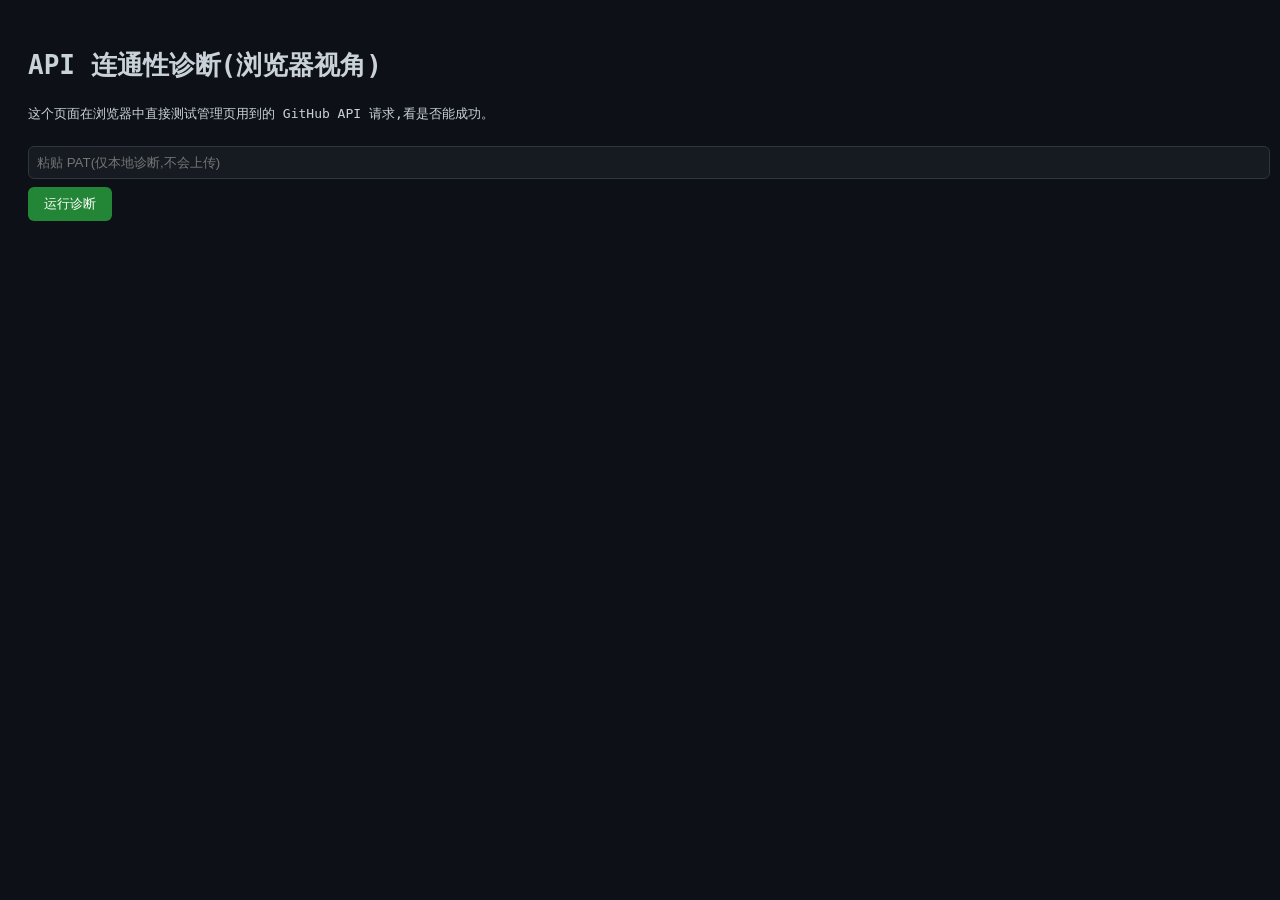
<file: diag.html>
<!DOCTYPE html>
<html lang="zh-CN">
<head>
<meta charset="UTF-8">
<title>API 连通性诊断</title>
<style>
body { font-family: monospace; padding: 20px; background: #0d1117; color: #c9d1d9; line-height: 1.6; }
h2 { color: #58a6ff; margin-top: 20px; }
.ok { color: #3fb950; }
.fail { color: #f85149; }
.warn { color: #d29922; }
pre { background: #161b22; padding: 10px; border-radius: 6px; overflow-x: auto; border: 1px solid #30363d; }
input { width: 100%; padding: 8px; background: #161b22; color: #c9d1d9; border: 1px solid #30363d; border-radius: 6px; margin: 8px 0; }
button { padding: 8px 16px; background: #238636; color: white; border: none; border-radius: 6px; cursor: pointer; }
button:hover { background: #2ea043; }
</style>
</head>
<body>
<h1>API 连通性诊断(浏览器视角)</h1>
<p>这个页面在浏览器中直接测试管理页用到的 GitHub API 请求,看是否能成功。</p>

<input type="password" id="pat" placeholder="粘贴 PAT(仅本地诊断,不会上传)">
<button onclick="runDiag()">运行诊断</button>

<div id="output"></div>

<script>
async function runDiag() {
    const out = document.getElementById('output');
    out.innerHTML = '';
    const pat = document.getElementById('pat').value.trim();
    if (!pat) { out.innerHTML = '<p class="warn">请输入 PAT</p>'; return; }

    function log(msg, cls) {
        out.innerHTML += `<div class="${cls||''}">${msg}</div>`;
    }

    // 测试 1: 不带认证,测网络连通
    log('<h2>测试 1: 网络连通(GET /repos 无认证)</h2>');
    try {
        const r = await fetch('https://api.github.com/repos/ioo353418-byte/user3055WEB', {
            headers: { 'Accept': 'application/vnd.github+json' }
        });
        log(`<p class="${r.ok?'ok':'fail'}">状态: ${r.status} ${r.statusText}</p>`, r.ok?'ok':'fail');
        const j = await r.json();
        log(`<pre>full_name: ${j.full_name}\ndefault_branch: ${j.default_branch}\nprivate: ${j.private}</pre>`);
    } catch (e) {
        log(`<p class="fail">请求失败(网络/CORS/代理问题): ${e.message}</p>`, 'fail');
        log(`<pre>${e.stack}</pre>`);
    }

    // 测试 2: 带 PAT 认证
    log('<h2>测试 2: 带 PAT 认证(GET /repos)</h2>');
    try {
        const r = await fetch('https://api.github.com/repos/ioo353418-byte/user3055WEB', {
            headers: {
                'Accept': 'application/vnd.github+json',
                'Authorization': 'Bearer ' + pat
            }
        });
        log(`<p class="${r.ok?'ok':'fail'}">状态: ${r.status} ${r.statusText}</p>`, r.ok?'ok':'fail');
        if (r.ok) {
            const j = await r.json();
            log(`<pre>permissions: admin=${j.permissions.admin} push=${j.permissions.push} pull=${j.permissions.pull}</pre>`);
        } else {
            const t = await r.text();
            log(`<pre>${t}</pre>`);
        }
    } catch (e) {
        log(`<p class="fail">请求失败: ${e.message}</p>`, 'fail');
    }

    // 测试 3: 模拟管理页 validateToken 的请求
    log('<h2>测试 3: 模拟 validateToken(管理页登录用的请求)</h2>');
    try {
        const r = await fetch('https://api.github.com/repos/ioo353418-byte/user3055WEB', {
            headers: {
                'Accept': 'application/vnd.github+json',
                'Authorization': 'Bearer ' + pat
            }
        });
        log(`<p>状态码: ${r.status}</p>`);
        if (r.status === 401) log('<p class="fail">→ 401: PAT 无效</p>', 'fail');
        else if (r.status === 404) log('<p class="fail">→ 404: 这就是管理页报的错!但 PowerShell 能 200,说明浏览器端有网络/CORS/代理问题</p>', 'fail');
        else if (r.status === 200) log('<p class="ok">→ 200: 一切正常,管理页应该能登录</p>', 'ok');
        else log(`<p class="warn">→ 其他状态: ${r.status}</p>`, 'warn');
    } catch (e) {
        log(`<p class="fail">请求异常(可能被代理拦截或网络中断): ${e.message}</p>`, 'fail');
        log('<p class="warn">→ 这就是根本原因:浏览器无法访问 api.github.com</p>', 'warn');
    }

    // 测试 4: 测试 raw.githubusercontent.com(展示页用)
    log('<h2>测试 4: raw.githubusercontent.com(展示页数据源)</h2>');
    try {
        const r = await fetch('https://raw.githubusercontent.com/ioo353418-byte/user3055WEB/main/data/projects.json');
        log(`<p class="${r.ok?'ok':'fail'}">状态: ${r.status}</p>`, r.ok?'ok':'fail');
        const t = await r.text();
        log(`<pre>${t.slice(0, 200)}</pre>`);
    } catch (e) {
        log(`<p class="fail">请求失败: ${e.message}</p>`, 'fail');
    }
}
</script>
</body>
</html>
</file>
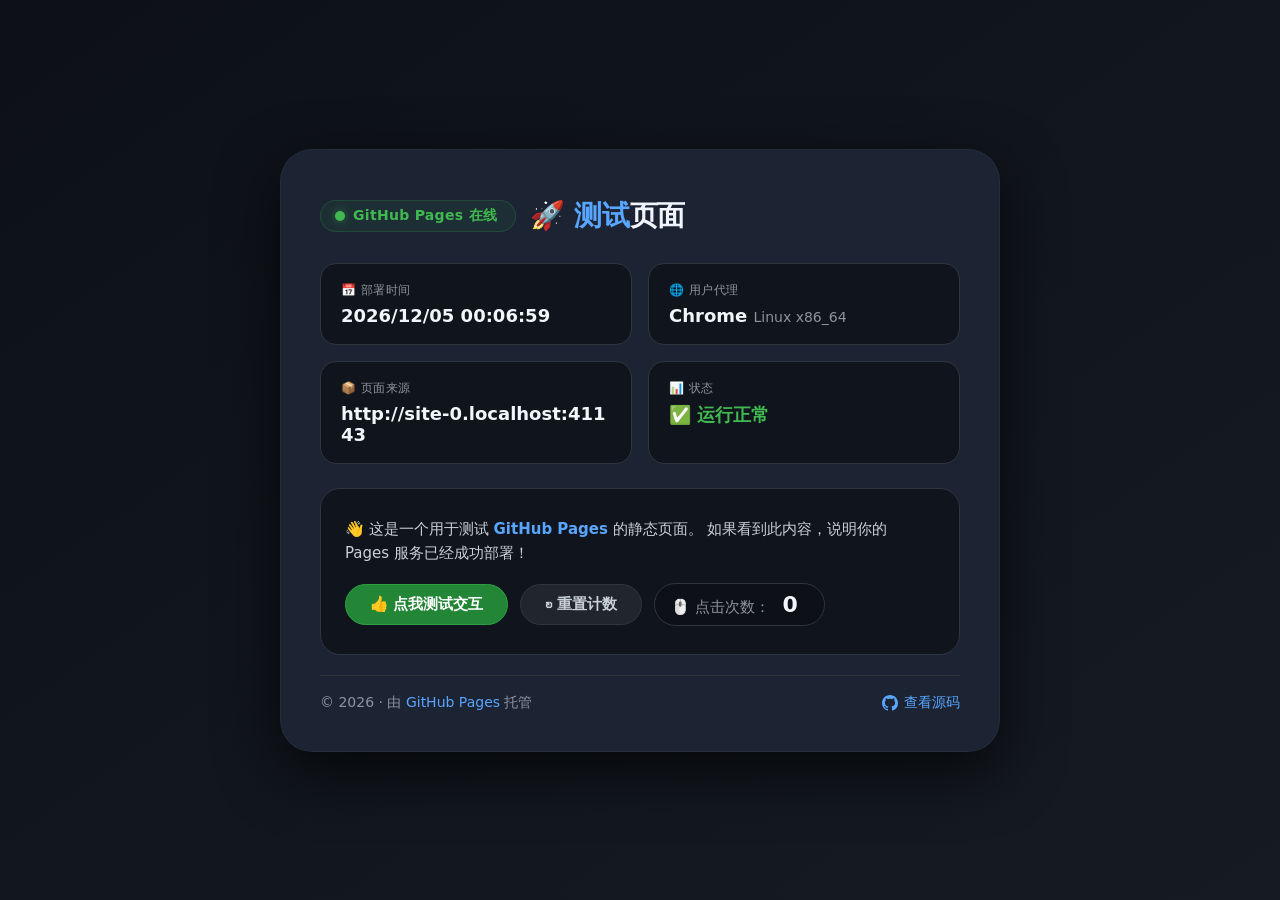
<file: TestWEB.html>
<!DOCTYPE html>
<html lang="zh-CN">
<head>
    <meta charset="UTF-8" />
    <meta name="viewport" content="width=device-width, initial-scale=1.0" />
    <title>GitHub Pages 测试</title>
    <style>
        /* ---------- 全局重置 & 基础样式 ---------- */
        * {
            margin: 0;
            padding: 0;
            box-sizing: border-box;
        }

        body {
            font-family: 'Segoe UI', 'PingFang SC', Roboto, system-ui, -apple-system, sans-serif;
            min-height: 100vh;
            display: flex;
            justify-content: center;
            align-items: center;
            background: linear-gradient(145deg, #0d1117 0%, #161b22 100%);
            padding: 20px;
        }

        .card {
            max-width: 720px;
            width: 100%;
            background: #1c2333;
            border-radius: 32px;
            padding: 48px 40px 40px;
            box-shadow:
                0 20px 60px rgba(0, 0, 0, 0.7),
                0 0 0 1px rgba(255, 255, 255, 0.04) inset;
            backdrop-filter: blur(2px);
            transition: transform 0.25s ease, box-shadow 0.3s ease;
        }

        .card:hover {
            transform: translateY(-4px);
            box-shadow:
                0 28px 80px rgba(0, 0, 0, 0.8),
                0 0 0 1px rgba(255, 255, 255, 0.07) inset;
        }

        /* ---------- 头部 ---------- */
        .header {
            display: flex;
            align-items: center;
            gap: 14px;
            margin-bottom: 24px;
        }

        .status-badge {
            display: inline-flex;
            align-items: center;
            gap: 8px;
            background: #2ea0431a;
            padding: 6px 18px 6px 14px;
            border-radius: 100px;
            border: 1px solid #2ea04340;
            color: #3fb950;
            font-size: 14px;
            font-weight: 600;
            letter-spacing: 0.3px;
        }

        .status-dot {
            display: inline-block;
            width: 10px;
            height: 10px;
            background: #3fb950;
            border-radius: 50%;
            animation: pulse-dot 2s ease-in-out infinite;
            box-shadow: 0 0 8px #3fb95080;
        }

        @keyframes pulse-dot {
            0%,
            100% {
                opacity: 1;
                transform: scale(1);
            }
            50% {
                opacity: 0.6;
                transform: scale(0.85);
            }
        }

        .title {
            font-size: 28px;
            font-weight: 700;
            color: #f0f6fc;
            letter-spacing: -0.3px;
        }

        .title span {
            color: #58a6ff;
        }

        /* ---------- 信息卡片 ---------- */
        .info-grid {
            display: grid;
            grid-template-columns: 1fr 1fr;
            gap: 16px;
            margin: 28px 0 24px;
        }

        .info-item {
            background: #0d1117cc;
            border-radius: 16px;
            padding: 18px 20px;
            border: 1px solid #30363d;
            transition: border-color 0.2s;
        }

        .info-item:hover {
            border-color: #58a6ff66;
        }

        .info-item .label {
            font-size: 12px;
            font-weight: 500;
            text-transform: uppercase;
            letter-spacing: 0.5px;
            color: #8b949e;
            margin-bottom: 6px;
        }

        .info-item .value {
            font-size: 18px;
            font-weight: 600;
            color: #f0f6fc;
            word-break: break-all;
        }

        .info-item .value small {
            font-weight: 400;
            font-size: 14px;
            color: #8b949e;
        }

        /* ---------- 交互区域 ---------- */
        .interaction {
            background: #0d1117cc;
            border-radius: 20px;
            padding: 28px 24px;
            margin: 12px 0 20px;
            border: 1px solid #30363d;
        }

        .interaction p {
            color: #c9d1d9;
            font-size: 15px;
            line-height: 1.6;
            margin-bottom: 18px;
        }

        .btn-group {
            display: flex;
            flex-wrap: wrap;
            gap: 12px;
            align-items: center;
        }

        .btn {
            display: inline-flex;
            align-items: center;
            gap: 8px;
            padding: 10px 24px;
            border-radius: 100px;
            font-weight: 600;
            font-size: 15px;
            border: none;
            cursor: pointer;
            transition: all 0.2s ease;
            background: #21262d;
            color: #c9d1d9;
            border: 1px solid #30363d;
        }

        .btn:hover {
            background: #30363d;
            border-color: #58a6ff66;
            color: #f0f6fc;
            transform: scale(1.02);
        }

        .btn-primary {
            background: #238636;
            border-color: #2ea043;
            color: #fff;
        }

        .btn-primary:hover {
            background: #2ea043;
            border-color: #3fb950;
        }

        .btn:active {
            transform: scale(0.96);
        }

        .click-counter {
            display: inline-flex;
            align-items: baseline;
            gap: 6px;
            background: #0d1117;
            padding: 8px 20px 8px 16px;
            border-radius: 100px;
            border: 1px solid #30363d;
            color: #8b949e;
            font-size: 15px;
        }

        .click-counter strong {
            color: #f0f6fc;
            font-size: 22px;
            min-width: 28px;
            text-align: center;
        }

        /* ---------- 页脚 ---------- */
        .footer {
            display: flex;
            justify-content: space-between;
            align-items: center;
            flex-wrap: wrap;
            gap: 12px;
            margin-top: 20px;
            padding-top: 18px;
            border-top: 1px solid #30363d;
            color: #8b949e;
            font-size: 14px;
        }

        .footer a {
            color: #58a6ff;
            text-decoration: none;
            font-weight: 500;
            transition: color 0.2s;
        }

        .footer a:hover {
            color: #79c0ff;
            text-decoration: underline;
        }

        .footer .repo-link {
            display: inline-flex;
            align-items: center;
            gap: 6px;
        }

        /* ---------- 响应式 ---------- */
        @media (max-width: 600px) {
            .card {
                padding: 28px 18px 24px;
            }

            .title {
                font-size: 22px;
            }

            .info-grid {
                grid-template-columns: 1fr;
                gap: 12px;
            }

            .btn-group {
                flex-direction: column;
                align-items: stretch;
            }

            .btn {
                justify-content: center;
            }

            .click-counter {
                justify-content: center;
            }

            .footer {
                flex-direction: column;
                align-items: flex-start;
            }
        }
    </style>
</head>
<body>

    <div class="card">

        <!-- 头部 -->
        <div class="header">
            <div class="status-badge">
                <span class="status-dot"></span>
                GitHub Pages 在线
            </div>
            <h1 class="title">🚀 <span>测试</span>页面</h1>
        </div>

        <!-- 信息网格 -->
        <div class="info-grid">
            <div class="info-item">
                <div class="label">📅 部署时间</div>
                <div class="value" id="deploy-time">加载中…</div>
            </div>
            <div class="info-item">
                <div class="label">🌐 用户代理</div>
                <div class="value" id="user-agent"><small>检测中…</small></div>
            </div>
            <div class="info-item">
                <div class="label">📦 页面来源</div>
                <div class="value" id="page-origin">—</div>
            </div>
            <div class="info-item">
                <div class="label">📊 状态</div>
                <div class="value" style="color:#3fb950;">✅ 运行正常</div>
            </div>
        </div>

        <!-- 交互区域 -->
        <div class="interaction">
            <p>
                👋 这是一个用于测试 <strong style="color:#58a6ff;">GitHub Pages</strong> 的静态页面。
                如果看到此内容，说明你的 Pages 服务已经成功部署！
            </p>

            <div class="btn-group">
                <button class="btn btn-primary" id="click-btn">
                    👍 点我测试交互
                </button>

                <button class="btn" id="reset-btn">
                    ↻ 重置计数
                </button>

                <span class="click-counter">
                    🖱️ 点击次数：<strong id="click-count">0</strong>
                </span>
            </div>
        </div>

        <!-- 页脚 -->
        <div class="footer">
            <span>
                © 2026 · 由
                <a href="#" target="_blank">GitHub Pages</a>
                托管
            </span>
            <a class="repo-link" href="#" target="_blank">
                <svg width="16" height="16" viewBox="0 0 16 16" fill="currentColor">
                    <path d="M8 0C3.58 0 0 3.58 0 8c0 3.54 2.29 6.53 5.47 7.59.4.07.55-.17.55-.38
                    0-.19-.01-.82-.01-1.49-2.01.37-2.53-.49-2.69-.94-.09-.23-.48-.94-.82-1.13-.28-.15-.68-.52-.01
                    -.53.63-.01 1.08.58 1.23.82.72 1.21 1.87.87 2.33.66.07-.52.28-.87.51-1.07-1.78-.2-3.64-.89
                    -3.64-3.95 0-.87.31-1.59.82-2.15-.08-.2-.36-1.02.08-2.12 0 0 .67-.21 2.2.82.64-.18
                    1.32-.27 2-.27.68 0 1.36.09 2 .27 1.53-1.04 2.2-.82 2.2-.82.44 1.1.16 1.92.08 2.12.51.56.82
                    1.27.82 2.15 0 3.07-1.87 3.75-3.65 3.95.29.25.54.73.54 1.48 0 1.07-.01 1.93-.01 2.2 0
                    .21.15.46.55.38A8.013 8.013 0 0016 8c0-4.42-3.58-8-8-8z"/>
                </svg>
                查看源码
            </a>
        </div>

    </div>

    <script>
        (function() {
            'use strict';

            // ---------- 1. 显示部署时间 ----------
            const now = new Date();
            const timeStr = now.toLocaleString('zh-CN', {
                year: 'numeric',
                month: '2-digit',
                day: '2-digit',
                hour: '2-digit',
                minute: '2-digit',
                second: '2-digit',
                hour12: false
            });
            document.getElementById('deploy-time').textContent = timeStr;

            // ---------- 2. 显示用户代理 (简略) ----------
            const ua = navigator.userAgent;
            let shortUA = 'Unknown';
            if (ua.includes('Chrome') && !ua.includes('Edg')) {
                shortUA = 'Chrome';
            } else if (ua.includes('Firefox')) {
                shortUA = 'Firefox';
            } else if (ua.includes('Safari') && !ua.includes('Chrome')) {
                shortUA = 'Safari';
            } else if (ua.includes('Edg')) {
                shortUA = 'Edge';
            } else if (ua.includes('OPR') || ua.includes('Opera')) {
                shortUA = 'Opera';
            } else {
                shortUA = ua.slice(0, 30) + '…';
            }
            document.getElementById('user-agent').innerHTML = shortUA + ' <small>' +
                (navigator.platform || '') + '</small>';

            // ---------- 3. 显示页面来源 ----------
            const origin = window.location.origin;
            document.getElementById('page-origin').textContent = origin;

            // ---------- 4. 点击计数器 ----------
            let count = 0;
            const clickBtn = document.getElementById('click-btn');
            const resetBtn = document.getElementById('reset-btn');
            const countDisplay = document.getElementById('click-count');

            function updateCounter() {
                countDisplay.textContent = count;
                // 微反馈：按钮文字闪动
                clickBtn.style.transform = 'scale(0.96)';
                setTimeout(() => { clickBtn.style.transform = ''; }, 150);
            }

            clickBtn.addEventListener('click', function() {
                count += 1;
                updateCounter();
            });

            resetBtn.addEventListener('click', function() {
                count = 0;
                updateCounter();
                // 重置按钮自身反馈
                resetBtn.style.transform = 'scale(0.94)';
                setTimeout(() => { resetBtn.style.transform = ''; }, 180);
            });

            // ---------- 5. 键盘快捷键 (R 键重置) ----------
            document.addEventListener('keydown', function(e) {
                if (e.key === 'r' || e.key === 'R') {
                    if (!e.ctrlKey && !e.metaKey && !e.altKey) {
                        e.preventDefault();
                        resetBtn.click();
                    }
                }
            });

            // ---------- 6. 控制台欢迎 ----------
            console.log('%c🚀 GitHub Pages 测试页面已加载', 'font-size:18px; font-weight:bold; color:#58a6ff;');
            console.log('%c部署时间: ' + timeStr, 'color:#8b949e;');
            console.log('%c页面地址: ' + origin, 'color:#8b949e;');

            // 额外：检测是否为 GitHub Pages 域
            if (origin.includes('github.io')) {
                console.log('✅ 检测到 GitHub Pages 域名 (github.io)');
            } else {
                console.log('ℹ️ 当前域名: ' + origin + ' (非 github.io，可能是自定义域或本地测试)');
            }

        })();
    </script>

</body>
</html>
</file>
